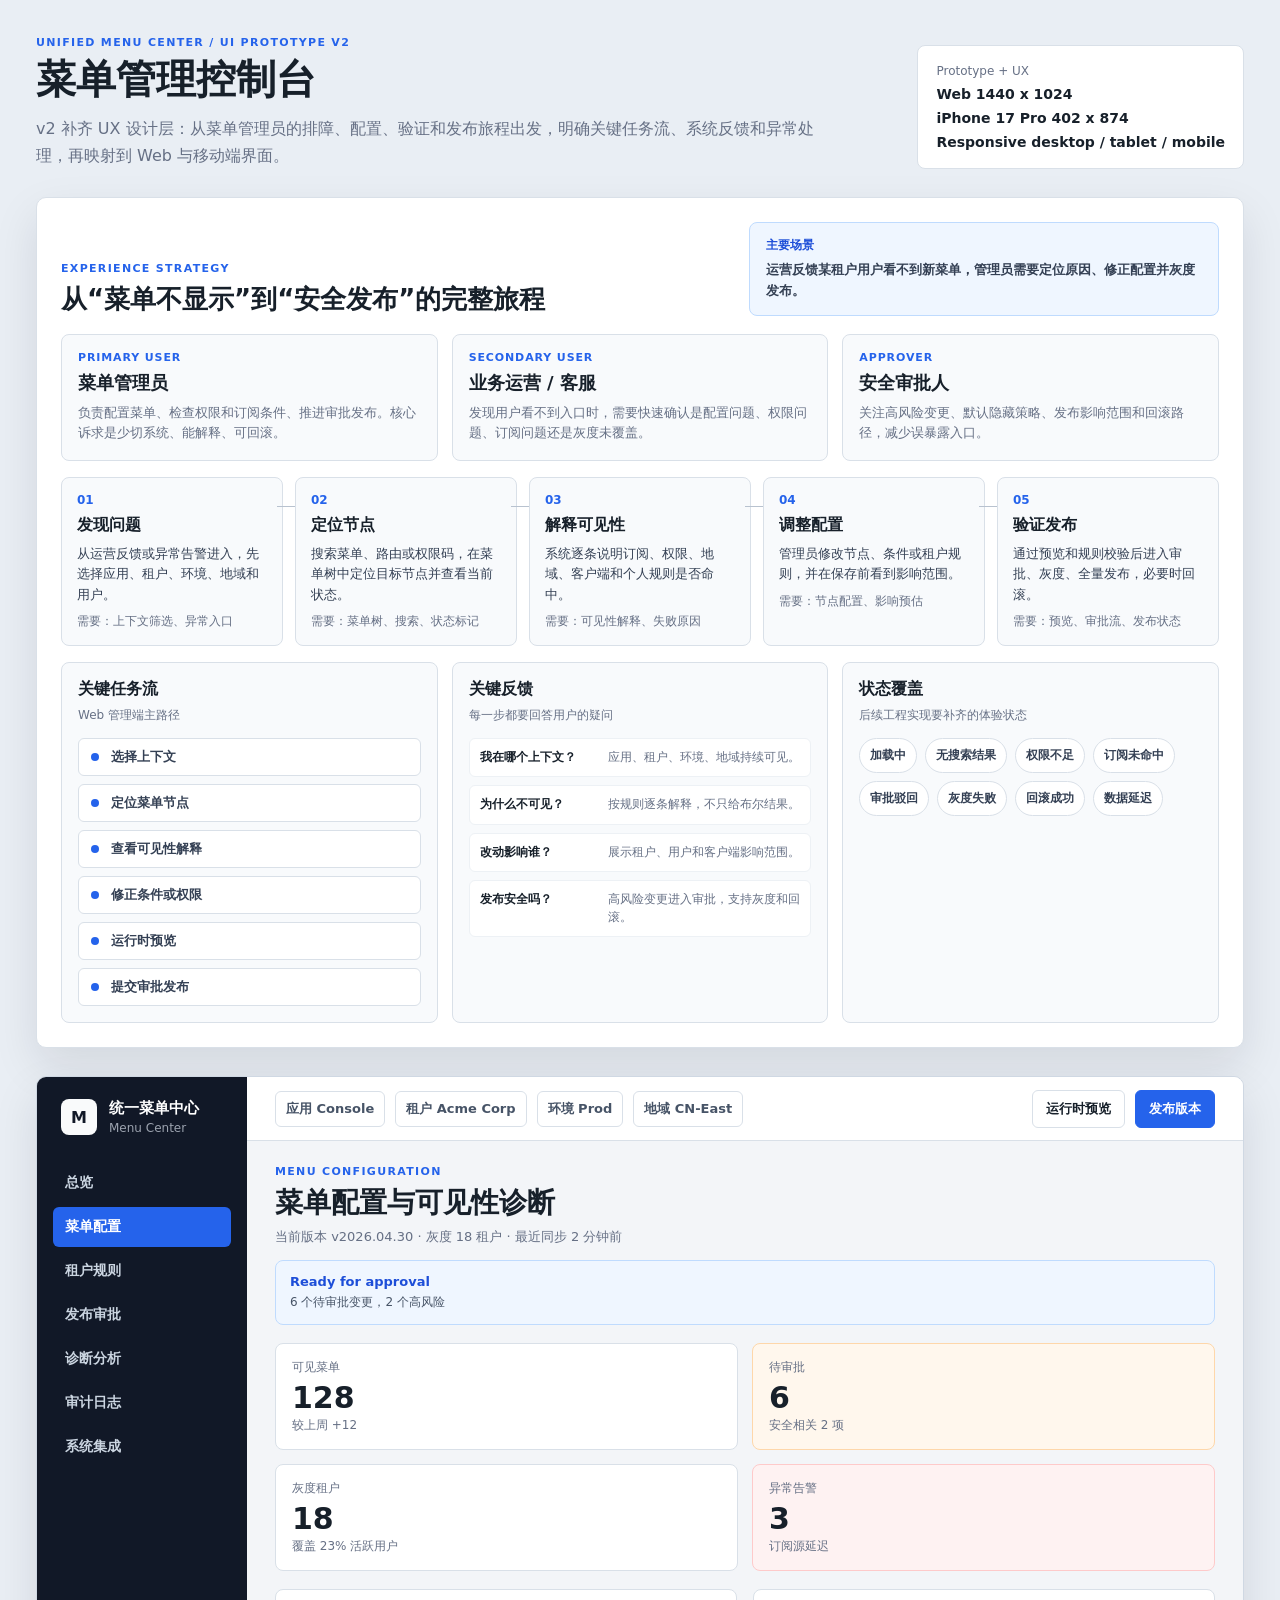
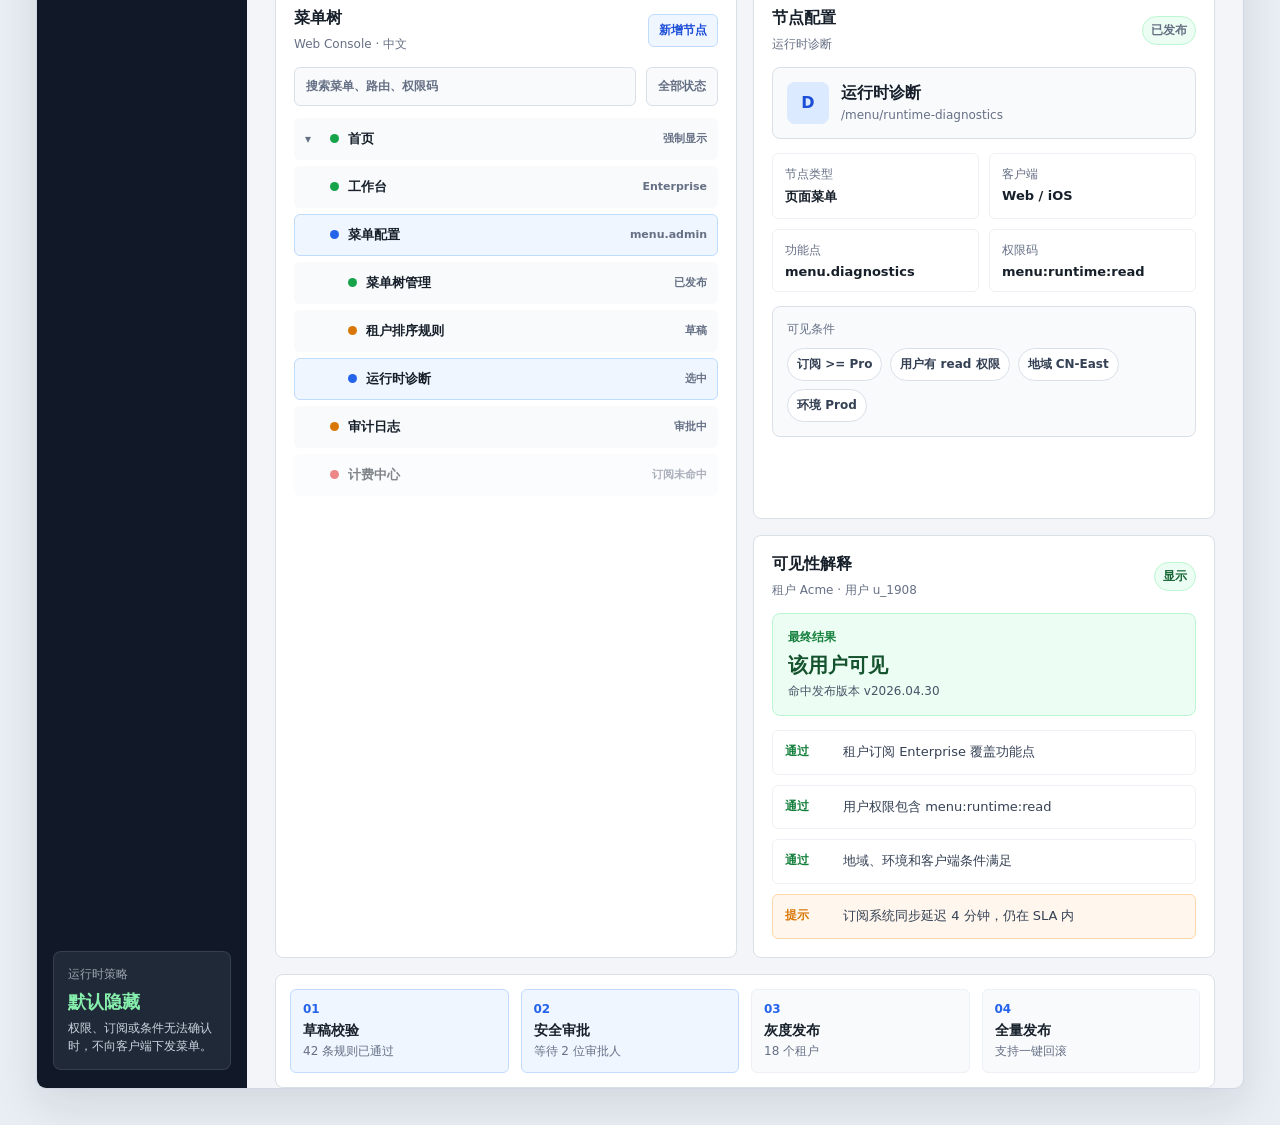
<file: docs/design/menu-console-v1/index.html>
<!doctype html>
<html lang="zh-CN">
  <head>
    <meta charset="utf-8" />
    <meta name="viewport" content="width=device-width, initial-scale=1" />
    <title>统一菜单中心 - 菜单管理控制台 v2</title>
    <link rel="stylesheet" href="./styles.css" />
  </head>
  <body>
    <main class="prototype-shell">
      <section class="brief">
        <div>
          <p class="eyebrow">Unified Menu Center / UI Prototype v2</p>
          <h1>菜单管理控制台</h1>
          <p class="brief-copy">
            v2 补齐 UX 设计层：从菜单管理员的排障、配置、验证和发布旅程出发，明确关键任务流、系统反馈和异常处理，再映射到 Web 与移动端界面。
          </p>
        </div>
        <div class="brief-meta">
          <span>Prototype + UX</span>
          <strong>Web 1440 x 1024</strong>
          <strong>iPhone 17 Pro 402 x 874</strong>
          <strong>Responsive desktop / tablet / mobile</strong>
        </div>
      </section>

      <section class="ux-board" aria-label="用户体验设计说明">
        <div class="ux-board-head">
          <div>
            <p class="eyebrow">Experience Strategy</p>
            <h2>从“菜单不显示”到“安全发布”的完整旅程</h2>
          </div>
          <div class="ux-scenario">
            <span>主要场景</span>
            <strong>运营反馈某租户用户看不到新菜单，管理员需要定位原因、修正配置并灰度发布。</strong>
          </div>
        </div>

        <div class="persona-grid">
          <section class="persona-card">
            <span>Primary user</span>
            <strong>菜单管理员</strong>
            <p>负责配置菜单、检查权限和订阅条件、推进审批发布。核心诉求是少切系统、能解释、可回滚。</p>
          </section>
          <section class="persona-card">
            <span>Secondary user</span>
            <strong>业务运营 / 客服</strong>
            <p>发现用户看不到入口时，需要快速确认是配置问题、权限问题、订阅问题还是灰度未覆盖。</p>
          </section>
          <section class="persona-card">
            <span>Approver</span>
            <strong>安全审批人</strong>
            <p>关注高风险变更、默认隐藏策略、发布影响范围和回滚路径，减少误暴露入口。</p>
          </section>
        </div>

        <div class="journey-map">
          <article class="journey-step">
            <span>01</span>
            <strong>发现问题</strong>
            <p>从运营反馈或异常告警进入，先选择应用、租户、环境、地域和用户。</p>
            <small>需要：上下文筛选、异常入口</small>
          </article>
          <article class="journey-step">
            <span>02</span>
            <strong>定位节点</strong>
            <p>搜索菜单、路由或权限码，在菜单树中定位目标节点并查看当前状态。</p>
            <small>需要：菜单树、搜索、状态标记</small>
          </article>
          <article class="journey-step">
            <span>03</span>
            <strong>解释可见性</strong>
            <p>系统逐条说明订阅、权限、地域、客户端和个人规则是否命中。</p>
            <small>需要：可见性解释、失败原因</small>
          </article>
          <article class="journey-step">
            <span>04</span>
            <strong>调整配置</strong>
            <p>管理员修改节点、条件或租户规则，并在保存前看到影响范围。</p>
            <small>需要：节点配置、影响预估</small>
          </article>
          <article class="journey-step">
            <span>05</span>
            <strong>验证发布</strong>
            <p>通过预览和规则校验后进入审批、灰度、全量发布，必要时回滚。</p>
            <small>需要：预览、审批流、发布状态</small>
          </article>
        </div>

        <div class="ux-flow-grid">
          <section class="flow-panel">
            <div class="panel-head">
              <div>
                <h3>关键任务流</h3>
                <span>Web 管理端主路径</span>
              </div>
            </div>
            <div class="flow-steps">
              <b>选择上下文</b>
              <b>定位菜单节点</b>
              <b>查看可见性解释</b>
              <b>修正条件或权限</b>
              <b>运行时预览</b>
              <b>提交审批发布</b>
            </div>
          </section>
          <section class="flow-panel">
            <div class="panel-head">
              <div>
                <h3>关键反馈</h3>
                <span>每一步都要回答用户的疑问</span>
              </div>
            </div>
            <ul class="ux-checklist">
              <li><b>我在哪个上下文？</b><span>应用、租户、环境、地域持续可见。</span></li>
              <li><b>为什么不可见？</b><span>按规则逐条解释，不只给布尔结果。</span></li>
              <li><b>改动影响谁？</b><span>展示租户、用户和客户端影响范围。</span></li>
              <li><b>发布安全吗？</b><span>高风险变更进入审批，支持灰度和回滚。</span></li>
            </ul>
          </section>
          <section class="flow-panel">
            <div class="panel-head">
              <div>
                <h3>状态覆盖</h3>
                <span>后续工程实现要补齐的体验状态</span>
              </div>
            </div>
            <div class="state-chips">
              <span>加载中</span>
              <span>无搜索结果</span>
              <span>权限不足</span>
              <span>订阅未命中</span>
              <span>审批驳回</span>
              <span>灰度失败</span>
              <span>回滚成功</span>
              <span>数据延迟</span>
            </div>
          </section>
        </div>
      </section>

      <section class="canvas-grid" aria-label="菜单管理控制台响应式设计稿">
        <article class="artboard web-artboard" aria-label="Web 端菜单管理控制台">
          <aside class="web-sidebar">
            <div class="brand-lockup">
              <span class="brand-mark">M</span>
              <div>
                <strong>统一菜单中心</strong>
                <small>Menu Center</small>
              </div>
            </div>
            <nav class="nav-stack" aria-label="主导航">
              <a>总览</a>
              <a class="active">菜单配置</a>
              <a>租户规则</a>
              <a>发布审批</a>
              <a>诊断分析</a>
              <a>审计日志</a>
              <a>系统集成</a>
            </nav>
            <section class="sidebar-card">
              <span>运行时策略</span>
              <strong>默认隐藏</strong>
              <small>权限、订阅或条件无法确认时，不向客户端下发菜单。</small>
            </section>
          </aside>

          <section class="web-main">
            <header class="web-topbar">
              <div class="context-selectors">
                <button>应用 Console</button>
                <button>租户 Acme Corp</button>
                <button>环境 Prod</button>
                <button>地域 CN-East</button>
              </div>
              <div class="top-actions">
                <button class="secondary-button">运行时预览</button>
                <button class="primary-button">发布版本</button>
              </div>
            </header>

            <section class="workspace-head">
              <div>
                <p class="eyebrow">Menu Configuration</p>
                <h2>菜单配置与可见性诊断</h2>
                <span>当前版本 v2026.04.30 · 灰度 18 租户 · 最近同步 2 分钟前</span>
              </div>
              <div class="release-state">
                <b>Ready for approval</b>
                <small>6 个待审批变更，2 个高风险</small>
              </div>
            </section>

            <section class="summary-grid" aria-label="关键指标">
              <div class="summary-item">
                <span>可见菜单</span>
                <strong>128</strong>
                <small>较上周 +12</small>
              </div>
              <div class="summary-item warning">
                <span>待审批</span>
                <strong>6</strong>
                <small>安全相关 2 项</small>
              </div>
              <div class="summary-item">
                <span>灰度租户</span>
                <strong>18</strong>
                <small>覆盖 23% 活跃用户</small>
              </div>
              <div class="summary-item danger">
                <span>异常告警</span>
                <strong>3</strong>
                <small>订阅源延迟</small>
              </div>
            </section>

            <section class="work-grid">
              <section class="panel tree-panel">
                <div class="panel-head">
                  <div>
                    <h3>菜单树</h3>
                    <span>Web Console · 中文</span>
                  </div>
                  <button class="small-button">新增节点</button>
                </div>
                <div class="toolbar-row">
                  <span>搜索菜单、路由、权限码</span>
                  <b>全部状态</b>
                </div>
                <div class="tree-list">
                  <div class="tree-row root-row">
                    <span class="chevron">▾</span>
                    <span class="node-status live"></span>
                    <strong>首页</strong>
                    <em>强制显示</em>
                  </div>
                  <div class="tree-row">
                    <span class="tree-indent"></span>
                    <span class="node-status live"></span>
                    <strong>工作台</strong>
                    <em>Enterprise</em>
                  </div>
                  <div class="tree-row selected">
                    <span class="tree-indent"></span>
                    <span class="node-status active"></span>
                    <strong>菜单配置</strong>
                    <em>menu.admin</em>
                  </div>
                  <div class="tree-row">
                    <span class="tree-indent deep"></span>
                    <span class="node-status live"></span>
                    <strong>菜单树管理</strong>
                    <em>已发布</em>
                  </div>
                  <div class="tree-row draft">
                    <span class="tree-indent deep"></span>
                    <span class="node-status draft"></span>
                    <strong>租户排序规则</strong>
                    <em>草稿</em>
                  </div>
                  <div class="tree-row selected-deep">
                    <span class="tree-indent deep"></span>
                    <span class="node-status active"></span>
                    <strong>运行时诊断</strong>
                    <em>选中</em>
                  </div>
                  <div class="tree-row">
                    <span class="tree-indent"></span>
                    <span class="node-status warning"></span>
                    <strong>审计日志</strong>
                    <em>审批中</em>
                  </div>
                  <div class="tree-row disabled">
                    <span class="tree-indent"></span>
                    <span class="node-status danger"></span>
                    <strong>计费中心</strong>
                    <em>订阅未命中</em>
                  </div>
                </div>
              </section>

              <section class="panel detail-panel">
                <div class="panel-head">
                  <div>
                    <h3>节点配置</h3>
                    <span>运行时诊断</span>
                  </div>
                  <span class="status-pill">已发布</span>
                </div>
                <div class="detail-title">
                  <span class="page-icon">D</span>
                  <div>
                    <strong>运行时诊断</strong>
                    <small>/menu/runtime-diagnostics</small>
                  </div>
                </div>
                <div class="field-grid">
                  <div>
                    <span>节点类型</span>
                    <strong>页面菜单</strong>
                  </div>
                  <div>
                    <span>客户端</span>
                    <strong>Web / iOS</strong>
                  </div>
                  <div>
                    <span>功能点</span>
                    <strong>menu.diagnostics</strong>
                  </div>
                  <div>
                    <span>权限码</span>
                    <strong>menu:runtime:read</strong>
                  </div>
                </div>
                <div class="condition-block">
                  <span>可见条件</span>
                  <div>
                    <b>订阅 >= Pro</b>
                    <b>用户有 read 权限</b>
                    <b>地域 CN-East</b>
                    <b>环境 Prod</b>
                  </div>
                </div>
              </section>

              <section class="panel diagnosis-panel">
                <div class="panel-head">
                  <div>
                    <h3>可见性解释</h3>
                    <span>租户 Acme · 用户 u_1908</span>
                  </div>
                  <span class="status-pill success">显示</span>
                </div>
                <div class="decision-card">
                  <span>最终结果</span>
                  <strong>该用户可见</strong>
                  <small>命中发布版本 v2026.04.30</small>
                </div>
                <ol class="rule-list">
                  <li>
                    <b>通过</b>
                    <span>租户订阅 Enterprise 覆盖功能点</span>
                  </li>
                  <li>
                    <b>通过</b>
                    <span>用户权限包含 menu:runtime:read</span>
                  </li>
                  <li>
                    <b>通过</b>
                    <span>地域、环境和客户端条件满足</span>
                  </li>
                  <li class="warn">
                    <b>提示</b>
                    <span>订阅系统同步延迟 4 分钟，仍在 SLA 内</span>
                  </li>
                </ol>
              </section>
            </section>

            <section class="release-strip" aria-label="发布流程">
              <div class="active">
                <span>01</span>
                <strong>草稿校验</strong>
                <small>42 条规则已通过</small>
              </div>
              <div class="active">
                <span>02</span>
                <strong>安全审批</strong>
                <small>等待 2 位审批人</small>
              </div>
              <div>
                <span>03</span>
                <strong>灰度发布</strong>
                <small>18 个租户</small>
              </div>
              <div>
                <span>04</span>
                <strong>全量发布</strong>
                <small>支持一键回滚</small>
              </div>
            </section>
          </section>
        </article>

        <article class="artboard phone-artboard" aria-label="iPhone 17 Pro 菜单管理控制台">
          <div class="phone-device">
            <div class="dynamic-island"></div>
            <div class="phone-screen">
              <header class="phone-status">
                <span>9:41</span>
                <span>5G 100%</span>
              </header>
              <section class="phone-header">
                <div>
                  <p class="eyebrow">Menu Console</p>
                  <h2>菜单控制台</h2>
                  <span>Acme · Prod · CN-East</span>
                </div>
                <button>预览</button>
              </section>
              <div class="phone-summary">
                <div>
                  <strong>128</strong>
                  <span>可见菜单</span>
                </div>
                <div>
                  <strong>6</strong>
                  <span>待审批</span>
                </div>
                <div>
                  <strong>3</strong>
                  <span>异常</span>
                </div>
              </div>
              <nav class="phone-tabs">
                <a class="active">菜单</a>
                <a>诊断</a>
                <a>发布</a>
              </nav>
              <section class="phone-card">
                <div class="phone-row">
                  <span class="node-status live"></span>
                  <div>
                    <strong>首页</strong>
                    <small>强制显示</small>
                  </div>
                  <em>Live</em>
                </div>
                <div class="phone-row">
                  <span class="node-status live"></span>
                  <div>
                    <strong>工作台</strong>
                    <small>订阅 Enterprise</small>
                  </div>
                  <em>Live</em>
                </div>
                <div class="phone-row selected">
                  <span class="node-status active"></span>
                  <div>
                    <strong>运行时诊断</strong>
                    <small>menu:runtime:read</small>
                  </div>
                  <em>选中</em>
                </div>
                <div class="phone-row disabled">
                  <span class="node-status danger"></span>
                  <div>
                    <strong>计费中心</strong>
                    <small>订阅未命中</small>
                  </div>
                  <em>隐藏</em>
                </div>
              </section>
              <section class="phone-sheet">
                <div class="sheet-handle"></div>
                <div class="sheet-title">
                  <div>
                    <strong>运行时诊断</strong>
                    <span>最终结果：显示</span>
                  </div>
                  <b>通过</b>
                </div>
                <ul>
                  <li>订阅 Enterprise 覆盖功能点</li>
                  <li>用户权限包含 menu:runtime:read</li>
                  <li>地域、环境和客户端条件满足</li>
                </ul>
                <button class="phone-button">查看完整解释</button>
              </section>
              <nav class="phone-tabbar">
                <a class="active">菜单</a>
                <a>诊断</a>
                <a>发布</a>
                <a>我的</a>
              </nav>
            </div>
          </div>
        </article>
      </section>
    </main>
  </body>
</html>
</file>
<file: docs/design/menu-console-v1/styles.css>
:root {
  color-scheme: light;
  --ink: #17202a;
  --muted: #667085;
  --subtle: #98a2b3;
  --page: #f3f5f8;
  --surface: #ffffff;
  --surface-soft: #f8fafc;
  --line: #d9e0e8;
  --line-soft: #edf1f5;
  --nav: #111827;
  --nav-soft: #1f2937;
  --blue: #2563eb;
  --blue-soft: #eff6ff;
  --green: #16a34a;
  --green-soft: #ecfdf3;
  --amber: #d97706;
  --amber-soft: #fff7ed;
  --red: #dc2626;
  --red-soft: #fef2f2;
  --shadow: 0 18px 45px rgba(17, 24, 39, 0.1);
  font-family:
    Inter, ui-sans-serif, system-ui, -apple-system, BlinkMacSystemFont, "Segoe UI",
    "PingFang SC", "Microsoft YaHei", sans-serif;
}

* {
  box-sizing: border-box;
}

body {
  margin: 0;
  color: var(--ink);
  background: #e9eef4;
}

button,
a {
  font: inherit;
}

button {
  cursor: default;
}

.prototype-shell {
  padding: 36px;
}

.brief {
  display: flex;
  align-items: flex-end;
  justify-content: space-between;
  gap: 32px;
  max-width: 1880px;
  margin: 0 auto 28px;
}

.eyebrow {
  margin: 0 0 8px;
  color: var(--blue);
  font-size: 11px;
  font-weight: 800;
  letter-spacing: 0.12em;
  text-transform: uppercase;
}

.brief h1 {
  margin: 0;
  font-size: 40px;
  line-height: 1.1;
  letter-spacing: 0;
}

.brief-copy {
  max-width: 790px;
  margin: 14px 0 0;
  color: var(--muted);
  font-size: 16px;
  line-height: 1.7;
}

.brief-meta {
  display: grid;
  min-width: 270px;
  gap: 8px;
  padding: 18px;
  border: 1px solid var(--line);
  border-radius: 8px;
  background: var(--surface);
}

.brief-meta span,
.brief-meta strong {
  display: block;
}

.brief-meta span {
  color: var(--muted);
  font-size: 12px;
}

.brief-meta strong {
  font-size: 14px;
}

.ux-board {
  max-width: 1880px;
  margin: 0 auto 28px;
  padding: 24px;
  border: 1px solid var(--line);
  border-radius: 10px;
  background: var(--surface);
  box-shadow: var(--shadow);
}

.ux-board-head {
  display: flex;
  align-items: flex-end;
  justify-content: space-between;
  gap: 28px;
  margin-bottom: 18px;
}

.ux-board-head h2 {
  margin: 0;
  font-size: 26px;
  line-height: 1.25;
}

.ux-scenario {
  max-width: 470px;
  padding: 14px 16px;
  border: 1px solid #bfdbfe;
  border-radius: 8px;
  background: var(--blue-soft);
}

.ux-scenario span,
.ux-scenario strong {
  display: block;
}

.ux-scenario span {
  color: #1d4ed8;
  font-size: 12px;
  font-weight: 800;
}

.ux-scenario strong {
  margin-top: 6px;
  color: #344054;
  font-size: 13px;
  line-height: 1.55;
}

.persona-grid {
  display: grid;
  grid-template-columns: repeat(3, 1fr);
  gap: 14px;
  margin-bottom: 16px;
}

.persona-card,
.journey-step,
.flow-panel {
  border: 1px solid var(--line);
  border-radius: 8px;
  background: var(--surface-soft);
}

.persona-card {
  padding: 16px;
}

.persona-card span,
.persona-card strong,
.persona-card p {
  display: block;
}

.persona-card span {
  color: var(--blue);
  font-size: 11px;
  font-weight: 900;
  letter-spacing: 0.08em;
  text-transform: uppercase;
}

.persona-card strong {
  margin-top: 7px;
  font-size: 18px;
}

.persona-card p {
  margin: 8px 0 0;
  color: var(--muted);
  font-size: 13px;
  line-height: 1.6;
}

.journey-map {
  display: grid;
  grid-template-columns: repeat(5, 1fr);
  gap: 12px;
  margin-bottom: 16px;
}

.journey-step {
  position: relative;
  min-height: 160px;
  padding: 15px;
}

.journey-step::after {
  position: absolute;
  top: 28px;
  right: -17px;
  width: 22px;
  height: 1px;
  background: #b8c2cf;
  content: "";
}

.journey-step:last-child::after {
  display: none;
}

.journey-step span,
.journey-step strong,
.journey-step p,
.journey-step small {
  display: block;
}

.journey-step span {
  color: var(--blue);
  font-size: 12px;
  font-weight: 900;
}

.journey-step strong {
  margin-top: 8px;
  font-size: 16px;
}

.journey-step p {
  margin: 8px 0;
  color: #344054;
  font-size: 13px;
  line-height: 1.55;
}

.journey-step small {
  color: var(--muted);
  font-size: 12px;
  line-height: 1.45;
}

.ux-flow-grid {
  display: grid;
  grid-template-columns: 1fr 1fr 1fr;
  gap: 14px;
}

.flow-panel {
  padding: 16px;
}

.flow-steps {
  display: grid;
  grid-template-columns: 1fr;
  gap: 8px;
}

.flow-steps b {
  position: relative;
  display: block;
  padding: 9px 12px 9px 32px;
  border: 1px solid var(--line);
  border-radius: 6px;
  background: var(--surface);
  color: #344054;
  font-size: 13px;
}

.flow-steps b::before {
  position: absolute;
  left: 12px;
  top: 50%;
  width: 8px;
  height: 8px;
  border-radius: 50%;
  background: var(--blue);
  content: "";
  transform: translateY(-50%);
}

.ux-checklist {
  display: grid;
  gap: 8px;
  margin: 0;
  padding: 0;
  list-style: none;
}

.ux-checklist li {
  display: grid;
  grid-template-columns: 118px 1fr;
  gap: 10px;
  padding: 10px;
  border: 1px solid var(--line-soft);
  border-radius: 6px;
  background: var(--surface);
}

.ux-checklist b {
  color: var(--ink);
  font-size: 12px;
}

.ux-checklist span {
  color: var(--muted);
  font-size: 12px;
  line-height: 1.45;
}

.state-chips {
  display: flex;
  flex-wrap: wrap;
  gap: 8px;
}

.state-chips span {
  padding: 8px 10px;
  border: 1px solid var(--line);
  border-radius: 999px;
  background: var(--surface);
  color: #344054;
  font-size: 12px;
  font-weight: 750;
}

.canvas-grid {
  display: grid;
  grid-template-columns: minmax(0, 1fr) minmax(360px, 482px);
  gap: 36px;
  align-items: start;
  width: 100%;
  max-width: 1880px;
  margin: 0 auto;
}

.artboard {
  position: relative;
  overflow: hidden;
  border: 1px solid #cfd8e3;
  background: var(--page);
  box-shadow: var(--shadow);
}

.web-artboard {
  display: grid;
  grid-template-columns: 236px 1fr;
  width: 100%;
  min-height: 1024px;
  border-radius: 10px;
}

.web-sidebar {
  position: relative;
  padding: 22px 16px;
  color: white;
  background: var(--nav);
}

.brand-lockup {
  display: flex;
  align-items: center;
  gap: 12px;
  margin-bottom: 28px;
  padding: 0 8px;
}

.brand-mark {
  display: grid;
  width: 36px;
  height: 36px;
  place-items: center;
  border-radius: 8px;
  background: #f9fafb;
  color: var(--nav);
  font-weight: 900;
}

.brand-lockup strong,
.brand-lockup small {
  display: block;
}

.brand-lockup strong {
  font-size: 15px;
}

.brand-lockup small {
  margin-top: 3px;
  color: #9ca3af;
  font-size: 12px;
}

.nav-stack {
  display: grid;
  gap: 4px;
}

.nav-stack a {
  display: block;
  padding: 11px 12px;
  border-radius: 6px;
  color: #cbd5e1;
  text-decoration: none;
  font-size: 14px;
  font-weight: 650;
}

.nav-stack a.active {
  color: white;
  background: var(--blue);
}

.sidebar-card {
  position: absolute;
  left: 16px;
  right: 16px;
  bottom: 18px;
  padding: 14px;
  border: 1px solid rgba(255, 255, 255, 0.1);
  border-radius: 8px;
  background: var(--nav-soft);
}

.sidebar-card span,
.sidebar-card strong,
.sidebar-card small {
  display: block;
}

.sidebar-card span {
  color: #9ca3af;
  font-size: 12px;
}

.sidebar-card strong {
  margin: 7px 0 5px;
  color: #86efac;
  font-size: 18px;
}

.sidebar-card small {
  color: #cbd5e1;
  font-size: 12px;
  line-height: 1.5;
}

.web-main {
  min-width: 0;
}

.web-topbar {
  display: flex;
  align-items: center;
  justify-content: space-between;
  height: 64px;
  padding: 0 28px;
  border-bottom: 1px solid var(--line);
  background: var(--surface);
}

.context-selectors,
.top-actions {
  display: flex;
  align-items: center;
  gap: 10px;
}

.context-selectors button,
.secondary-button,
.primary-button,
.small-button,
.phone-header button,
.phone-button {
  border: 1px solid var(--line);
  border-radius: 6px;
  background: var(--surface);
  color: var(--ink);
  font-weight: 700;
}

.context-selectors button {
  padding: 8px 10px;
  color: #475467;
  font-size: 13px;
}

.secondary-button,
.primary-button {
  padding: 9px 13px;
  font-size: 13px;
}

.primary-button {
  border-color: var(--blue);
  background: var(--blue);
  color: white;
}

.workspace-head {
  display: flex;
  align-items: flex-end;
  justify-content: space-between;
  padding: 24px 28px 18px;
}

.workspace-head h2 {
  margin: 0;
  font-size: 28px;
  line-height: 1.2;
  letter-spacing: 0;
}

.workspace-head span {
  display: block;
  margin-top: 8px;
  color: var(--muted);
  font-size: 13px;
}

.release-state {
  min-width: 230px;
  padding: 13px 14px;
  border: 1px solid #bfdbfe;
  border-radius: 8px;
  background: var(--blue-soft);
}

.release-state b,
.release-state small {
  display: block;
}

.release-state b {
  color: #1d4ed8;
  font-size: 13px;
}

.release-state small {
  margin-top: 5px;
  color: #475467;
  font-size: 12px;
}

.summary-grid {
  display: grid;
  grid-template-columns: repeat(4, 1fr);
  gap: 14px;
  padding: 0 28px 18px;
}

.summary-item,
.panel,
.release-strip {
  border: 1px solid var(--line);
  border-radius: 8px;
  background: var(--surface);
}

.summary-item {
  padding: 15px 16px;
}

.summary-item span,
.summary-item small {
  display: block;
  color: var(--muted);
  font-size: 12px;
}

.summary-item strong {
  display: block;
  margin: 7px 0 4px;
  font-size: 30px;
  line-height: 1;
}

.summary-item.warning {
  border-color: #fed7aa;
  background: var(--amber-soft);
}

.summary-item.danger {
  border-color: #fecaca;
  background: var(--red-soft);
}

.work-grid {
  display: grid;
  grid-template-columns: 420px 340px 1fr;
  gap: 16px;
  padding: 0 28px;
}

.panel {
  min-height: 530px;
  padding: 18px;
}

.panel-head {
  display: flex;
  align-items: center;
  justify-content: space-between;
  margin-bottom: 14px;
}

.panel-head h3 {
  margin: 0 0 4px;
  font-size: 16px;
}

.panel-head span {
  color: var(--muted);
  font-size: 12px;
}

.small-button {
  padding: 7px 10px;
  color: #1d4ed8;
  background: var(--blue-soft);
  border-color: #bfdbfe;
  font-size: 12px;
}

.toolbar-row {
  display: grid;
  grid-template-columns: 1fr auto;
  gap: 10px;
  margin-bottom: 12px;
}

.toolbar-row span,
.toolbar-row b {
  display: block;
  padding: 10px 11px;
  border: 1px solid var(--line);
  border-radius: 6px;
  background: var(--surface-soft);
  color: var(--muted);
  font-size: 12px;
  font-weight: 650;
}

.tree-list {
  display: grid;
  gap: 6px;
}

.tree-row,
.phone-row {
  display: flex;
  align-items: center;
  gap: 9px;
}

.tree-row {
  min-height: 42px;
  padding: 9px 10px;
  border: 1px solid transparent;
  border-radius: 6px;
  background: var(--surface-soft);
}

.tree-row strong {
  flex: 1;
  min-width: 0;
  font-size: 13px;
}

.tree-row em,
.phone-row em {
  color: var(--muted);
  font-size: 11px;
  font-style: normal;
  font-weight: 750;
}

.tree-row.selected,
.tree-row.selected-deep,
.phone-row.selected {
  border-color: #bfdbfe;
  background: var(--blue-soft);
}

.tree-row.disabled,
.phone-row.disabled {
  opacity: 0.55;
}

.chevron {
  width: 16px;
  color: var(--muted);
  font-size: 12px;
}

.tree-indent {
  width: 16px;
  height: 1px;
}

.tree-indent.deep {
  width: 34px;
}

.node-status {
  display: block;
  width: 9px;
  height: 9px;
  flex: 0 0 9px;
  border-radius: 50%;
  background: var(--subtle);
}

.node-status.live {
  background: var(--green);
}

.node-status.active {
  background: var(--blue);
}

.node-status.draft,
.node-status.warning {
  background: var(--amber);
}

.node-status.danger {
  background: var(--red);
}

.status-pill {
  display: inline-flex;
  align-items: center;
  padding: 5px 8px;
  border: 1px solid #bbf7d0;
  border-radius: 999px;
  color: #15803d;
  background: var(--green-soft);
  font-size: 12px;
  font-weight: 800;
}

.status-pill.success {
  color: #166534;
}

.detail-title {
  display: flex;
  align-items: center;
  gap: 12px;
  padding: 14px;
  border: 1px solid var(--line);
  border-radius: 8px;
  background: var(--surface-soft);
}

.detail-title strong,
.detail-title small {
  display: block;
}

.detail-title small {
  margin-top: 4px;
  color: var(--muted);
  font-size: 12px;
}

.page-icon {
  display: grid;
  width: 42px;
  height: 42px;
  place-items: center;
  border-radius: 8px;
  background: #dbeafe;
  color: #1d4ed8;
  font-weight: 900;
}

.field-grid {
  display: grid;
  grid-template-columns: 1fr 1fr;
  gap: 10px;
  margin: 14px 0;
}

.field-grid div {
  padding: 12px;
  border: 1px solid var(--line-soft);
  border-radius: 6px;
  background: var(--surface);
}

.field-grid span,
.field-grid strong,
.condition-block span {
  display: block;
}

.field-grid span,
.condition-block span {
  color: var(--muted);
  font-size: 12px;
}

.field-grid strong {
  margin-top: 5px;
  font-size: 13px;
}

.condition-block {
  padding: 14px;
  border: 1px solid var(--line);
  border-radius: 8px;
  background: var(--surface-soft);
}

.condition-block div {
  display: flex;
  flex-wrap: wrap;
  gap: 8px;
  margin-top: 10px;
}

.condition-block b {
  padding: 7px 9px;
  border: 1px solid var(--line);
  border-radius: 999px;
  background: var(--surface);
  color: #344054;
  font-size: 12px;
}

.decision-card {
  padding: 15px;
  border: 1px solid #bbf7d0;
  border-radius: 8px;
  background: var(--green-soft);
}

.decision-card span,
.decision-card strong,
.decision-card small {
  display: block;
}

.decision-card span {
  color: #15803d;
  font-size: 12px;
  font-weight: 800;
}

.decision-card strong {
  margin: 6px 0 4px;
  color: #14532d;
  font-size: 20px;
}

.decision-card small {
  color: #475467;
  font-size: 12px;
}

.rule-list {
  display: grid;
  gap: 10px;
  margin: 14px 0 0;
  padding: 0;
  list-style: none;
}

.rule-list li {
  display: grid;
  grid-template-columns: 48px 1fr;
  gap: 10px;
  align-items: start;
  padding: 12px;
  border: 1px solid var(--line-soft);
  border-radius: 6px;
  background: var(--surface);
}

.rule-list b {
  color: #15803d;
  font-size: 12px;
}

.rule-list span {
  color: #344054;
  font-size: 13px;
  line-height: 1.45;
}

.rule-list li.warn {
  border-color: #fed7aa;
  background: var(--amber-soft);
}

.rule-list li.warn b {
  color: var(--amber);
}

.release-strip {
  display: grid;
  grid-template-columns: repeat(4, 1fr);
  gap: 12px;
  margin: 16px 28px 0;
  padding: 14px;
}

.release-strip div {
  padding: 12px;
  border: 1px solid var(--line-soft);
  border-radius: 6px;
  background: var(--surface-soft);
}

.release-strip div.active {
  border-color: #bfdbfe;
  background: var(--blue-soft);
}

.release-strip span,
.release-strip strong,
.release-strip small {
  display: block;
}

.release-strip span {
  color: var(--blue);
  font-size: 12px;
  font-weight: 900;
}

.release-strip strong {
  margin: 6px 0 3px;
  font-size: 14px;
}

.release-strip small {
  color: var(--muted);
  font-size: 12px;
}

.phone-artboard {
  display: grid;
  width: 100%;
  min-height: 1024px;
  padding: 34px;
  place-items: center;
  border-radius: 10px;
  background: #eef2f7;
}

.phone-device {
  position: relative;
  width: 402px;
  height: 874px;
  padding: 10px;
  border-radius: 54px;
  background: #101828;
  box-shadow: 0 30px 70px rgba(16, 24, 40, 0.25);
}

.dynamic-island {
  position: absolute;
  z-index: 2;
  top: 20px;
  left: 50%;
  width: 116px;
  height: 34px;
  border-radius: 999px;
  background: #030712;
  transform: translateX(-50%);
}

.phone-screen {
  position: relative;
  overflow: hidden;
  width: 100%;
  height: 100%;
  border-radius: 45px;
  background: var(--page);
}

.phone-status {
  display: flex;
  justify-content: space-between;
  padding: 18px 26px 0;
  color: var(--ink);
  font-size: 13px;
  font-weight: 800;
}

.phone-header {
  display: flex;
  align-items: flex-end;
  justify-content: space-between;
  padding: 56px 22px 0;
}

.phone-header h2 {
  margin: 0 0 7px;
  font-size: 30px;
  letter-spacing: 0;
}

.phone-header span {
  color: var(--muted);
  font-size: 13px;
}

.phone-header button {
  padding: 8px 10px;
  color: #1d4ed8;
  background: var(--blue-soft);
  border-color: #bfdbfe;
  font-size: 12px;
}

.phone-summary {
  display: grid;
  grid-template-columns: repeat(3, 1fr);
  gap: 8px;
  padding: 18px 18px 0;
}

.phone-summary div {
  padding: 12px 10px;
  border: 1px solid var(--line);
  border-radius: 8px;
  background: var(--surface);
}

.phone-summary strong,
.phone-summary span {
  display: block;
}

.phone-summary strong {
  font-size: 22px;
  line-height: 1;
}

.phone-summary span {
  margin-top: 5px;
  color: var(--muted);
  font-size: 11px;
}

.phone-tabs {
  display: grid;
  grid-template-columns: repeat(3, 1fr);
  gap: 4px;
  margin: 16px 18px 12px;
  padding: 4px;
  border: 1px solid var(--line);
  border-radius: 8px;
  background: #edf2f7;
}

.phone-tabs a {
  padding: 9px 0;
  border-radius: 6px;
  color: var(--muted);
  text-align: center;
  text-decoration: none;
  font-size: 13px;
  font-weight: 800;
}

.phone-tabs a.active {
  color: var(--ink);
  background: var(--surface);
  box-shadow: 0 1px 2px rgba(16, 24, 40, 0.08);
}

.phone-card {
  margin: 0 18px;
  padding: 8px;
  border: 1px solid var(--line);
  border-radius: 10px;
  background: var(--surface);
}

.phone-row {
  min-height: 56px;
  padding: 10px;
  border-radius: 8px;
}

.phone-row div {
  flex: 1;
  min-width: 0;
}

.phone-row strong,
.phone-row small {
  display: block;
}

.phone-row strong {
  font-size: 14px;
}

.phone-row small {
  margin-top: 4px;
  color: var(--muted);
  font-size: 12px;
}

.phone-sheet {
  position: absolute;
  left: 12px;
  right: 12px;
  bottom: 72px;
  padding: 10px 16px 16px;
  border: 1px solid var(--line);
  border-radius: 18px;
  background: rgba(255, 255, 255, 0.96);
  box-shadow: 0 -16px 36px rgba(16, 24, 40, 0.14);
  backdrop-filter: blur(18px);
}

.sheet-handle {
  width: 44px;
  height: 5px;
  margin: 0 auto 13px;
  border-radius: 999px;
  background: #cbd5e1;
}

.sheet-title {
  display: flex;
  align-items: center;
  justify-content: space-between;
}

.sheet-title strong,
.sheet-title span {
  display: block;
}

.sheet-title span {
  margin-top: 4px;
  color: #15803d;
  font-size: 12px;
  font-weight: 800;
}

.sheet-title b {
  padding: 6px 8px;
  border-radius: 999px;
  color: #15803d;
  background: var(--green-soft);
  font-size: 12px;
}

.phone-sheet ul {
  display: grid;
  gap: 7px;
  margin: 13px 0 14px;
  padding-left: 18px;
  color: #475467;
  font-size: 12px;
  line-height: 1.45;
}

.phone-button {
  width: 100%;
  padding: 12px;
  border-color: var(--blue);
  color: white;
  background: var(--blue);
}

.phone-tabbar {
  position: absolute;
  left: 0;
  right: 0;
  bottom: 0;
  display: grid;
  grid-template-columns: repeat(4, 1fr);
  height: 66px;
  padding: 7px 16px 10px;
  border-top: 1px solid var(--line);
  background: rgba(255, 255, 255, 0.94);
}

.phone-tabbar a {
  display: grid;
  place-items: center;
  color: var(--muted);
  text-decoration: none;
  font-size: 12px;
  font-weight: 800;
}

.phone-tabbar a.active {
  color: var(--blue);
}

@media (max-width: 2200px) {
  .canvas-grid {
    grid-template-columns: 1fr;
  }

  .phone-artboard {
    display: none;
  }

  .web-artboard {
    min-height: auto;
  }
}

@media (max-width: 1400px) {
  .web-artboard {
    grid-template-columns: 210px 1fr;
  }

  .workspace-head {
    align-items: stretch;
    flex-direction: column;
    gap: 14px;
  }

  .release-state {
    min-width: 0;
  }

  .summary-grid {
    grid-template-columns: repeat(2, 1fr);
  }

  .work-grid {
    grid-template-columns: minmax(320px, 1fr) minmax(320px, 1fr);
  }

  .tree-panel {
    grid-row: span 2;
  }

  .diagnosis-panel {
    min-height: auto;
  }
}

@media (max-width: 900px) {
  .prototype-shell {
    padding: 22px;
  }

  .brief,
  .ux-board-head {
    align-items: stretch;
    flex-direction: column;
  }

  .brief h1 {
    font-size: 36px;
  }

  .brief-copy {
    font-size: 15px;
  }

  .brief-meta,
  .ux-scenario {
    min-width: 0;
    max-width: none;
  }

  .ux-board {
    padding: 18px;
  }

  .ux-board-head h2 {
    font-size: 24px;
  }

  .persona-grid,
  .journey-map,
  .ux-flow-grid {
    grid-template-columns: 1fr;
  }

  .journey-step {
    min-height: auto;
  }

  .journey-step::after {
    display: none;
  }

  .ux-checklist li {
    grid-template-columns: 1fr;
  }

  .web-artboard {
    display: block;
  }

  .web-sidebar {
    padding: 16px;
  }

  .brand-lockup {
    margin-bottom: 16px;
    padding: 0;
  }

  .nav-stack {
    display: flex;
    gap: 8px;
    overflow-x: auto;
    padding-bottom: 4px;
    scrollbar-width: none;
  }

  .nav-stack::-webkit-scrollbar {
    display: none;
  }

  .nav-stack a {
    flex: 0 0 auto;
    padding: 9px 11px;
    white-space: nowrap;
  }

  .sidebar-card {
    position: static;
    margin-top: 14px;
  }

  .web-topbar {
    align-items: stretch;
    flex-direction: column;
    height: auto;
    gap: 12px;
    padding: 16px;
  }

  .context-selectors {
    display: grid;
    grid-template-columns: 1fr 1fr;
  }

  .top-actions {
    display: grid;
    grid-template-columns: 1fr 1fr;
  }

  .context-selectors button,
  .secondary-button,
  .primary-button {
    width: 100%;
  }

  .workspace-head,
  .summary-grid,
  .work-grid {
    padding-right: 16px;
    padding-left: 16px;
  }

  .workspace-head h2 {
    font-size: 24px;
  }

  .work-grid {
    grid-template-columns: 1fr;
  }

  .tree-panel {
    grid-row: auto;
  }

  .panel {
    min-height: auto;
  }

  .release-strip {
    grid-template-columns: repeat(2, 1fr);
    margin-right: 16px;
    margin-left: 16px;
  }
}

@media (max-width: 560px) {
  .prototype-shell {
    padding: 14px;
  }

  .brief h1 {
    font-size: 30px;
  }

  .brief-copy {
    font-size: 14px;
  }

  .ux-board {
    padding: 14px;
  }

  .ux-board-head h2 {
    font-size: 20px;
  }

  .web-artboard,
  .ux-board,
  .brief-meta {
    border-radius: 8px;
  }

  .web-sidebar {
    padding: 14px;
  }

  .context-selectors,
  .top-actions,
  .summary-grid,
  .field-grid,
  .release-strip {
    grid-template-columns: 1fr;
  }

  .toolbar-row {
    grid-template-columns: 1fr;
  }

  .panel-head {
    align-items: flex-start;
    flex-direction: column;
    gap: 10px;
  }

  .small-button {
    width: 100%;
  }

  .tree-row {
    align-items: flex-start;
  }

  .tree-row em {
    max-width: 90px;
    text-align: right;
  }

  .rule-list li {
    grid-template-columns: 1fr;
  }
}
</file>
